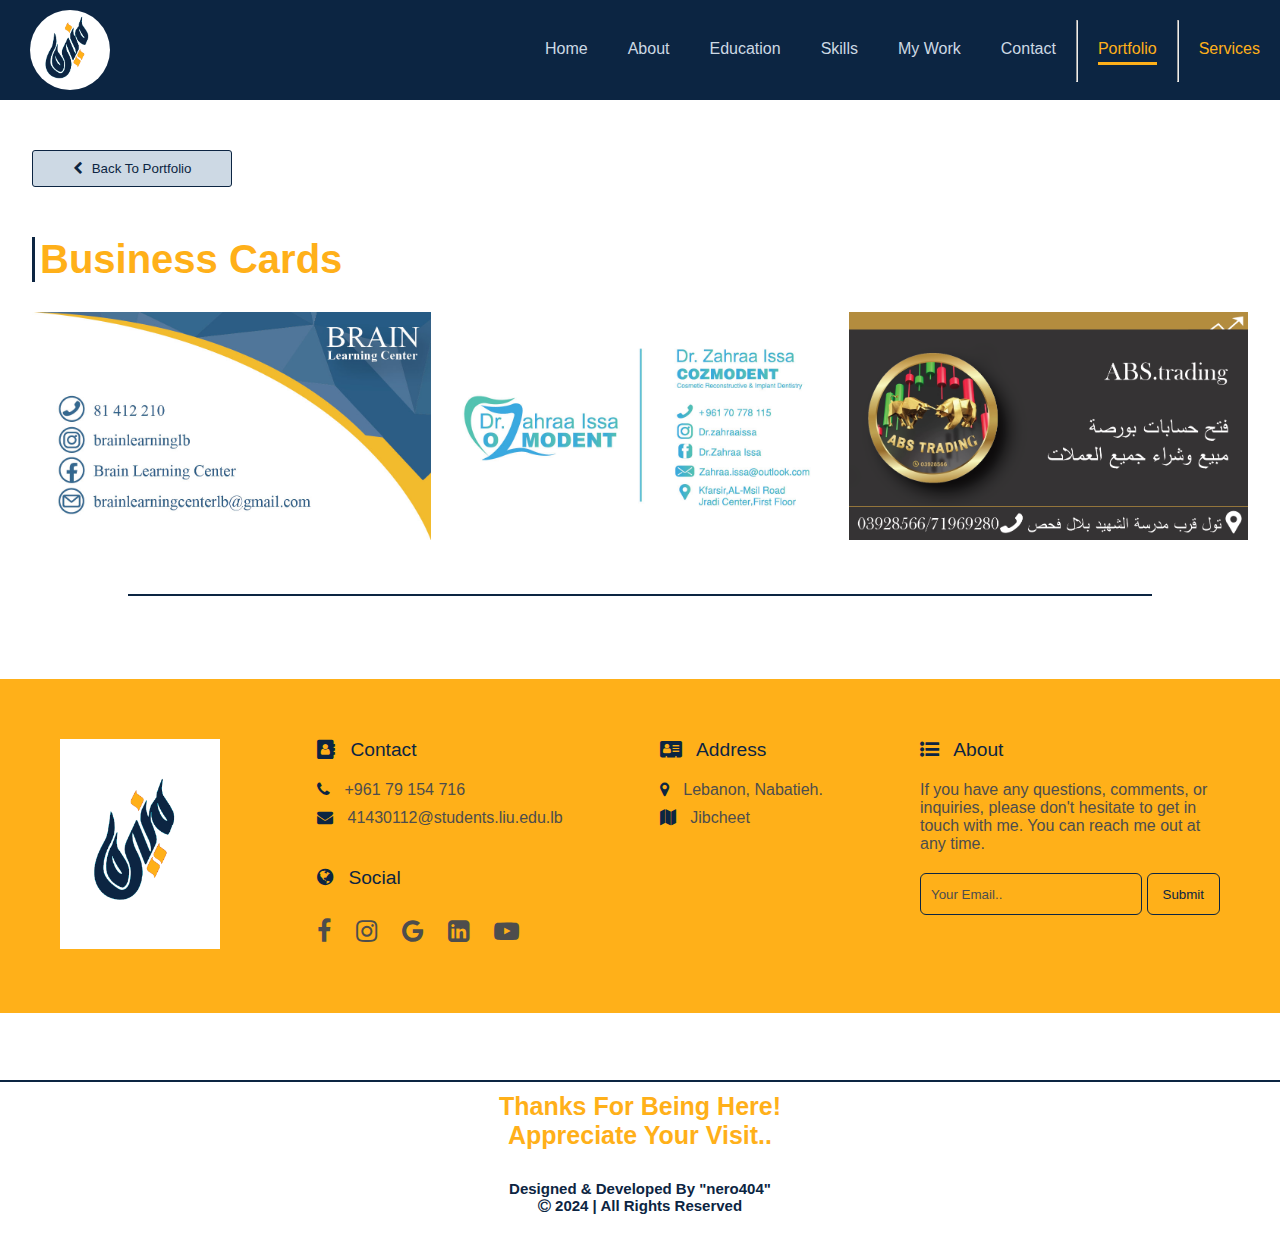
<file: business_cards.html>
<!DOCTYPE html>
<html lang="en">
<head>
    <meta charset="UTF-8">
    <meta name="viewport" content="width=device-width, initial-scale=1.0">
    <title>Business Cards ~ Portfolio | Mounira Tarhini's Portfolio</title>
    <link rel="stylesheet" href="business_cards.css">
    <link rel="stylesheet" href="variables.css">
    <link rel="stylesheet" href="nav_and_footer.css">
    <script src="resp_nav.js"></script>
    <link rel="stylesheet" href="https://cdnjs.cloudflare.com/ajax/libs/font-awesome/4.7.0/css/font-awesome.min.css">
    <link rel="icon" href="pictures/general/moni's logo in cv LIU.PNG">
</head>
<body>
    <div class="intro" id="home">
        <nav>
            <a href="index.html#home"><img id="logo" src="pictures/general/moni's logo in cv LIU.PNG"></a>
            <ul>
                <li><a href="index.html#home">Home</a></li>
                <li><a href="index.html#about">About</a></li>
                <li><a href="index.html#education">Education</a></li>
                <li><a href="index.html#skills">Skills</a></li>
                <li><a href="index.html#my_work">My Work</a></li>
                <li><a href="#footer">Contact</a></li><hr id="nav_hr">
                <li><a id="active_after_hr" href="portfolio.html">Portfolio</a></li><hr id="nav_hr">
                <li><a id="after_hr" href="services.html">Services</a></li>
            </ul>
        </nav>
    </div>

    <!-- Simulate a smartphone / tablet -->
    <div class="mobile-container">

        <!-- Top Navigation Menu -->
        <div class="topnav">
        <a href="index.html#home"><img id="logo_resp" src="pictures/general/moni's logo in cv LIU.PNG"></a>
        <div id="myLinks">
            <a href="index.html#home">Home</a>
            <a href="index.html#about">About</a>
            <a href="index.html#education">Education</a>
            <a href="index.html#skills">Skills</a>
            <a href="index.html#my_work">My Work</a>
            <a href="#footer">Contact</a><hr id="nav_hr">
            <a id="active_after_hr" href="portfolio.html">Portfolio</a><hr id="nav_hr">
            <a id="after_hr" href="services.html">Services</a>
        </div>
        <a href="javascript:void(0);" class="icon" onclick="myFunction()">
            <i class="fa fa-bars"></i>
        </a>
        </div>
        
        <!-- End smartphone / tablet look -->
        </div>
        
        <div class="back_btn">
            <a href="portfolio.html"><button><i class="fa fa-chevron-left" aria-hidden="true"></i> Back To Portfolio</button></a>
        </div>

        <div class="bzns_cards">
            <h3 id="header">Business Cards</h3>
        </div>

        <div class="cats">
            <div class="cat">
                <div class="image">
                    <img class="default-image" src="pictures/project_imgs/posters2/business card/business card-01 copy2.jpg">
                    <img class="hover-image" src="pictures/project_imgs/posters2/business card/business card-01 copy.jpg">
                </div>
                <div class="image">
                    <img class="default-image" src="pictures/project_imgs/posters2/business card/dr.z.i.bc last-01 copy.jpg">
                    <img class="hover-image" src="pictures/project_imgs/posters2/business card/dr.z.i.bc last-01 copy2.jpg">
                </div>
                <div class="image_random_hover">
                    <img src="pictures/project_imgs/posters2/business card/ABS trading b.c53-01.jpg">
                </div>
            </div>
        </div>

        <div class="cats_2">
            <div class="cat_2">
                <div class="image_2">
                    <img src="pictures/project_imgs/posters2/business card/business card-01 copy2.jpg">
                </div>
                <div class="image_2">
                    <img src="pictures/project_imgs/posters2/business card/business card-01 copy.jpg">
                </div>
                <div class="image_2">
                    <img src="pictures/project_imgs/posters2/business card/dr.z.i.bc last-01 copy.jpg">
                </div>
                <div class="image_2">
                    <img src="pictures/project_imgs/posters2/business card/dr.z.i.bc last-01 copy2.jpg">
                </div>
                <div class="image_2">
                    <img src="pictures/project_imgs/posters2/business card/ABS trading b.c53-01.jpg">
                </div>
            </div>
        </div>

        <div class="scroll">
            <p>Scroll <i class="fa fa-angle-double-right" aria-hidden="true"></i></p>
        </div>

        <div id="between_hdrs"></div>

        <footer class="footer" id="footer">
            <div class="footer-row">
                <div class="footer-col">
                      <a href="#home">
                          <img src="pictures/general/moni's logo in cv LIU.PNG">
                      </a>
                      <!-- <ul class="links">
                          <li><i class="fa fa-angle-right" aria-hidden="true"></i>
                          <a href="#"> Privacy Policy</a>
                          </li>
                          <li><i class="fa fa-angle-right" aria-hidden="true"></i>
                              <a href="#"> Terms & Conditions</a>
                              </li>
                      </ul> -->
                </div>
                <div class="footer-col">
                  <h4><i class="fa fa-address-book" aria-hidden="true"></i> Contact</h4>
                  <ul class="links">
                      <li><i class="fa fa-phone" aria-hidden="true"></i>
                          <a href="tel:+96179154716">+961 79 154 716</a>
                      </li>
                      <li><i class="fa fa-envelope" aria-hidden="true"></i>
                          <a href="mailto:41430112@students.liu.edu.lb">41430112@students.liu.edu.lb</a>
                      </li>
                      <h4 style="padding-top: 30px;"><i class="fa fa-globe" aria-hidden="true"></i> Social</h4>
                      <div class="icons">
                          <a href="https://www.facebook.com/">
                              <i class="fa fa-facebook"></i>
                          </a>
                          <a href="https://www.instagram.com/moni.tarhini/">
                              <i class="fa fa-instagram"></i>
                          </a>
                          <a href="https://www.google.com/">
                              <i class="fa fa-google"></i>
                          </a>
                          <a href="https://www.linkedin.com/">
                            <i class="fa fa-linkedin-square" aria-hidden="true"></i>
                          </a>
                          <a href="https://www.youtube.com/">
                            <i class="fa fa-youtube-play" aria-hidden="true"></i>
                          </a>
                      </div>
                      <!-- <li><a href="#">Compressions</a></li>
                      <li><a href="#">Customers</a></li>
                      <li><a href="#">Service</a></li>
                      <li><a href="#">Collection</a></li> -->
                  </ul>
                </div>
                <div class="footer-col">
                  <h4><i class="fa fa-address-card" aria-hidden="true"></i> Address</h4>
                  <ul class="links">
                      <li><i class="fa fa-map-marker" aria-hidden="true"></i> Lebanon, Nabatieh. </li>
                      <li><i class="fa fa-map" aria-hidden="true"></i> Jibcheet</li>
                      <!-- <li><a href="#">Popular Designs</a></li>
                      <li><a href="#">Art Skills</a></li>
                      <li><a href="#">New Uploads</a></li> class="fa fa-link" imam sader street -->
                  </ul>
                </div>
                <div class="footer-col">
                  <h4><i class="fa fa-list-ul" aria-hidden="true"></i> About</h4>
                  <p>
                    <!-- Subscribe to our newsletter for a weekly dose
                    of news, updates, helpful tips, and
                    exclusive offers. -->
                    If you have any questions, comments, or inquiries, 
                    please don't hesitate to get in touch with me. 
                    You can reach me out at any time. 
                  </p>
                  <form action="mailto:41430112@students.liu.edu.lb">
                    <input type="text" placeholder="Your Email.." title="Write Your Email To Contact Me (Optional)" required>
                    <button type="submit">Submit</button>
                  </form>
                </div>
              </div>
        </footer>

        <h3 id="thanks">Thanks For Being Here! <br>Appreciate Your Visit.. </h3>
        <h3 id="copyright">Designed & Developed By "nero404" <br><i class="fa fa-copyright" aria-hidden="true"></i> 2024 | All Rights Reserved</h3>

</body>
</html>
</file>
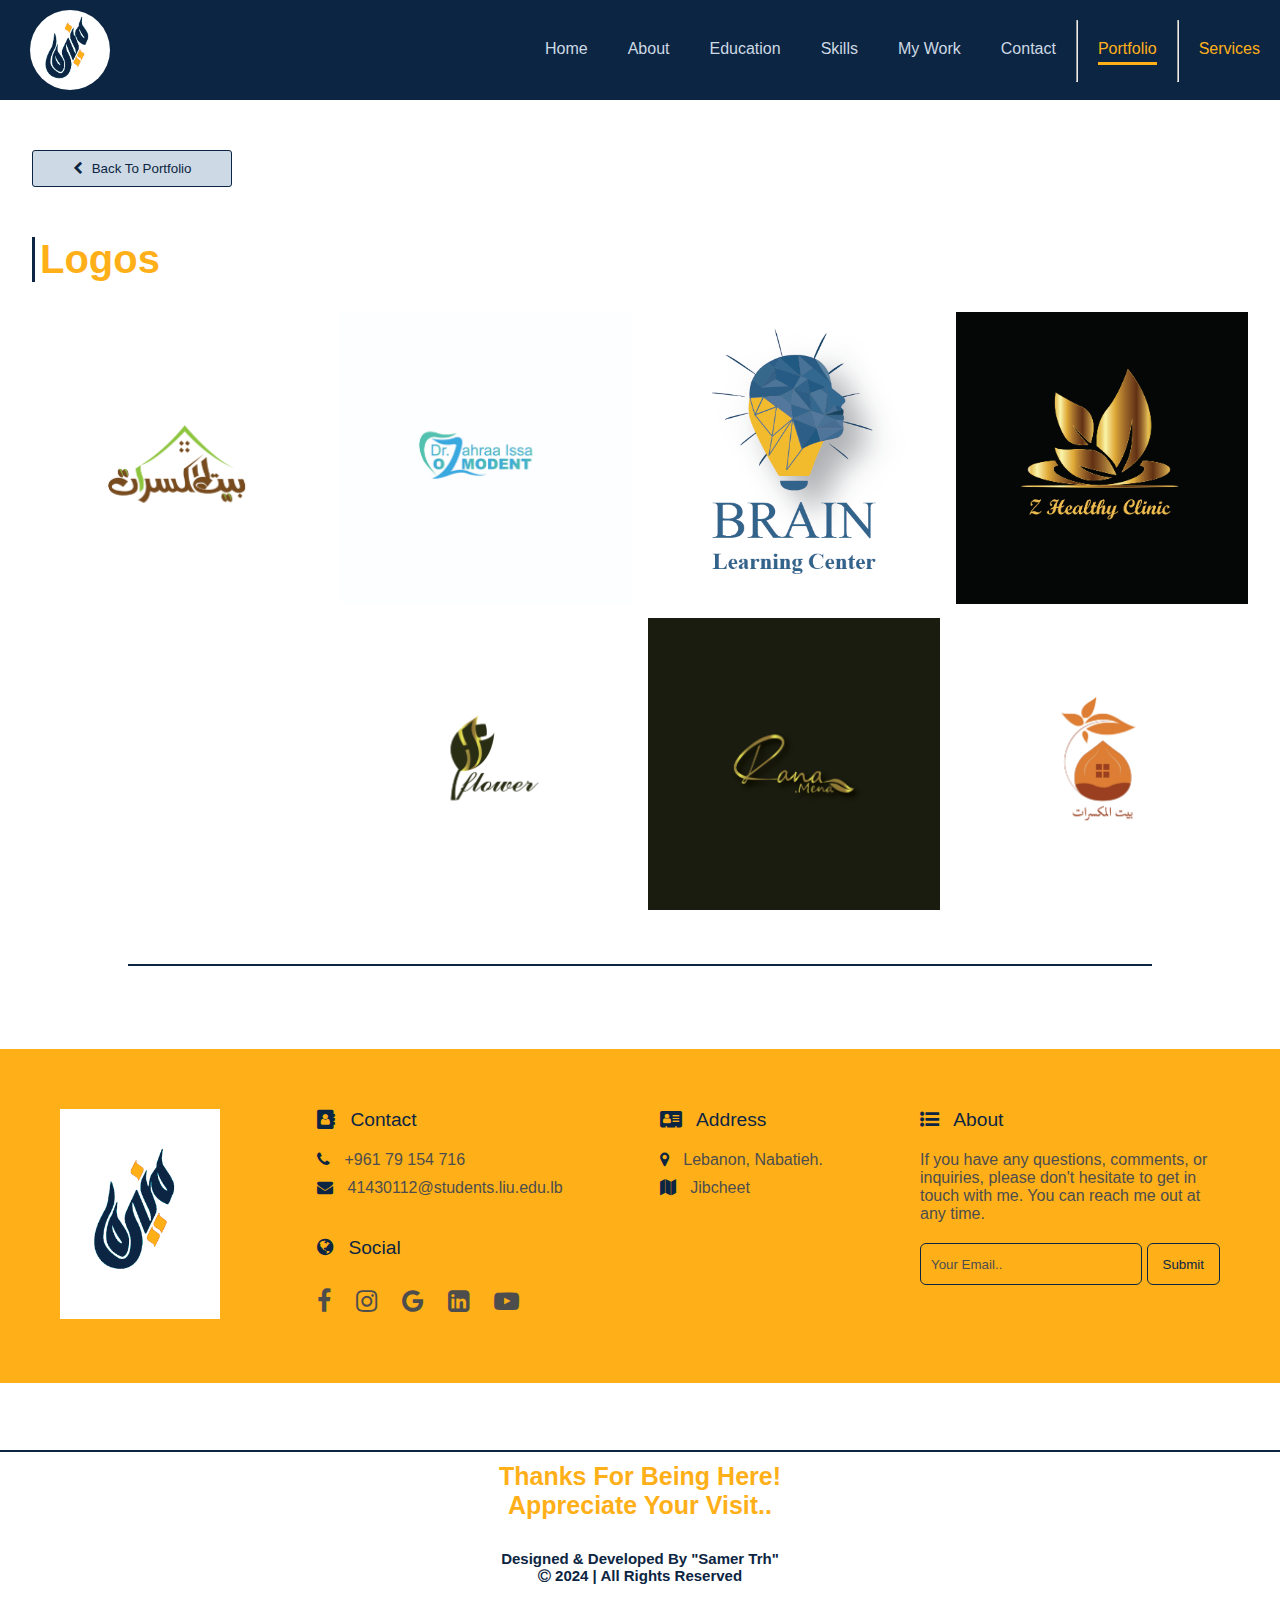
<file: logos.html>
<!DOCTYPE html>
<html lang="en">
<head>
    <meta charset="UTF-8">
    <meta name="viewport" content="width=device-width, initial-scale=1.0">
    <title>Logos ~ Portfolio | Mounira Tarhini's Portfolio</title>
    <link rel="stylesheet" href="logos.css">
    <link rel="stylesheet" href="variables.css">
    <link rel="stylesheet" href="nav_and_footer.css">
    <script src="resp_nav.js"></script>
    <link rel="stylesheet" href="https://cdnjs.cloudflare.com/ajax/libs/font-awesome/4.7.0/css/font-awesome.min.css">
    <link rel="icon" href="pictures/general/moni's logo in cv LIU.PNG">
</head>
<body>
    <div class="intro" id="home">
        <nav>
            <a href="index.html#home"><img id="logo" src="pictures/general/moni's logo in cv LIU.PNG"></a>
            <ul>
                <li><a href="index.html#home">Home</a></li>
                <li><a href="index.html#about">About</a></li>
                <li><a href="index.html#education">Education</a></li>
                <li><a href="index.html#skills">Skills</a></li>
                <li><a href="index.html#my_work">My Work</a></li>
                <li><a href="#footer">Contact</a></li><hr id="nav_hr">
                <li><a id="active_after_hr" href="portfolio.html">Portfolio</a></li><hr id="nav_hr">
                <li><a id="after_hr" href="services.html">Services</a></li>
            </ul>
        </nav>
    </div>

    <!-- Simulate a smartphone / tablet -->
    <div class="mobile-container">

        <!-- Top Navigation Menu -->
        <div class="topnav">
        <a href="index.html#home"><img id="logo_resp" src="pictures/general/moni's logo in cv LIU.PNG"></a>
        <div id="myLinks">
            <a href="index.html#home">Home</a>
            <a href="index.html#about">About</a>
            <a href="index.html#education">Education</a>
            <a href="index.html#skills">Skills</a>
            <a href="index.html#my_work">My Work</a>
            <a href="#footer">Contact</a><hr id="nav_hr">
            <a id="active_after_hr" href="portfolio.html">Portfolio</a><hr id="nav_hr">
            <a id="after_hr" href="services.html">Services</a>
        </div>
        <a href="javascript:void(0);" class="icon" onclick="myFunction()">
            <i class="fa fa-bars"></i>
        </a>
        </div>
        
        <!-- End smartphone / tablet look -->
        </div>
        
        <div class="back_btn">
            <a href="portfolio.html"><button><i class="fa fa-chevron-left" aria-hidden="true"></i> Back To Portfolio</button></a>
        </div>

        <div class="logos">
            <h3 id="header">Logos</h3>
        </div>

        <div class="cat">
            <div class="image">
            <img src="pictures/project_imgs/posters2/logos/beit lmokasarat3-01.jpg" onclick="openModal();currentSlide(1)" class="hover-shadow cursor">
            </div>
            <div class="image">
            <img src="pictures/project_imgs/posters2/logos/dr.z.i.logo22-01.jpg" onclick="openModal();currentSlide(2)" class="hover-shadow cursor">
            </div>
            <div class="image">
            <img src="pictures/project_imgs/posters2/logos/logo hi flower-01.jpg" onclick="openModal();currentSlide(3)" class="hover-shadow cursor">
            </div>
            <div class="image">
            <img src="pictures/project_imgs/posters2/logos/profile dr ali-01.jpg" onclick="openModal();currentSlide(4)" class="hover-shadow cursor">
            </div>
            <div class="image">
            <img src="pictures/project_imgs/posters2/logos/rana mena-01.jpg" onclick="openModal();currentSlide(5)" class="hover-shadow cursor">
            </div>
            <div class="image">
            <img src="pictures/project_imgs/posters2/logos/zainab clinic-01.jpg" onclick="openModal();currentSlide(6)" class="hover-shadow cursor">
            </div>
            <div class="image">
            <img src="pictures/project_imgs/posters2/logos/شعار بيت المكسرات-01.jpg" onclick="openModal();currentSlide(7)" class="hover-shadow cursor">
            </div>
        </div>

        <div id="between_hdrs"></div>

        <footer class="footer" id="footer">
            <div class="footer-row">
                <div class="footer-col">
                      <a href="#home">
                          <img src="pictures/general/moni's logo in cv LIU.PNG">
                      </a>
                      <!-- <ul class="links">
                          <li><i class="fa fa-angle-right" aria-hidden="true"></i>
                          <a href="#"> Privacy Policy</a>
                          </li>
                          <li><i class="fa fa-angle-right" aria-hidden="true"></i>
                              <a href="#"> Terms & Conditions</a>
                              </li>
                      </ul> -->
                </div>
                <div class="footer-col">
                  <h4><i class="fa fa-address-book" aria-hidden="true"></i> Contact</h4>
                  <ul class="links">
                      <li><i class="fa fa-phone" aria-hidden="true"></i>
                          <a href="tel:+96179154716">+961 79 154 716</a>
                      </li>
                      <li><i class="fa fa-envelope" aria-hidden="true"></i>
                          <a href="mailto:41430112@students.liu.edu.lb">41430112@students.liu.edu.lb</a>
                      </li>
                      <h4 style="padding-top: 30px;"><i class="fa fa-globe" aria-hidden="true"></i> Social</h4>
                      <div class="icons">
                          <a href="https://www.facebook.com/">
                              <i class="fa fa-facebook"></i>
                          </a>
                          <a href="https://www.instagram.com/moni.tarhini/">
                              <i class="fa fa-instagram"></i>
                          </a>
                          <a href="https://www.google.com/">
                              <i class="fa fa-google"></i>
                          </a>
                          <a href="https://www.linkedin.com/">
                            <i class="fa fa-linkedin-square" aria-hidden="true"></i>
                          </a>
                          <a href="https://www.youtube.com/">
                            <i class="fa fa-youtube-play" aria-hidden="true"></i>
                          </a>
                      </div>
                      <!-- <li><a href="#">Compressions</a></li>
                      <li><a href="#">Customers</a></li>
                      <li><a href="#">Service</a></li>
                      <li><a href="#">Collection</a></li> -->
                  </ul>
                </div>
                <div class="footer-col">
                  <h4><i class="fa fa-address-card" aria-hidden="true"></i> Address</h4>
                  <ul class="links">
                      <li><i class="fa fa-map-marker" aria-hidden="true"></i> Lebanon, Nabatieh. </li>
                      <li><i class="fa fa-map" aria-hidden="true"></i> Jibcheet</li>
                      <!-- <li><a href="#">Popular Designs</a></li>
                      <li><a href="#">Art Skills</a></li>
                      <li><a href="#">New Uploads</a></li> class="fa fa-link" imam sader street -->
                  </ul>
                </div>
                <div class="footer-col">
                  <h4><i class="fa fa-list-ul" aria-hidden="true"></i> About</h4>
                  <p>
                    <!-- Subscribe to our newsletter for a weekly dose
                    of news, updates, helpful tips, and
                    exclusive offers. -->
                    If you have any questions, comments, or inquiries, 
                    please don't hesitate to get in touch with me. 
                    You can reach me out at any time. 
                  </p>
                  <form action="mailto:41430112@students.liu.edu.lb">
                    <input type="text" placeholder="Your Email.." title="Write Your Email To Contact Me (Optional)" required>
                    <button type="submit">Submit</button>
                  </form>
                </div>
              </div>
        </footer>

        <h3 id="thanks">Thanks For Being Here! <br>Appreciate Your Visit.. </h3>
        <h3 id="copyright">Designed & Developed By "Samer Trh" <br><i class="fa fa-copyright" aria-hidden="true"></i> 2024 | All Rights Reserved</h3>

        <div id="myModal" class="modal">
            <span class="close cursor" onclick="closeModal()">&times;</span>
            <div class="modal-content">
          
              <div class="mySlides">
                <div class="numbertext">1 / 7</div>
                <img src="pictures/project_imgs/posters2/logos/beit lmokasarat3-01.jpg">
                  <div class="caption-container">
                      <p id="caption">Beit Al Mokasarat</p>
                    </div>
              </div>
          
              <div class="mySlides">
                <div class="numbertext">2 / 7</div>
                <img src="pictures/project_imgs/posters2/logos/dr.z.i.logo22-01.jpg">
                <div class="caption-container">
                      <p id="caption">Dr. Zahraa Issa</p>
                    </div>
              </div>
          
              <div class="mySlides">
                <div class="numbertext">3 / 7</div>
                <img src="pictures/project_imgs/posters2/logos/logo hi flower-01.jpg">
                <div class="caption-container">
                      <p id="caption">HI Flower</p>
                    </div>
              </div>
    
              <div class="mySlides">
                <div class="numbertext">4 / 7</div>
                <img src="pictures/project_imgs/posters2/logos/profile dr ali-01.jpg">
                <div class="caption-container">
                      <p id="caption">Brain Learning Center</p>
                    </div>
              </div>
              
              <div class="mySlides">
                <div class="numbertext">5 / 7</div>
                <img src="pictures/project_imgs/posters2/logos/rana mena-01.jpg">
                <div class="caption-container">
                      <p id="caption">Rana Mena</p>
                    </div>
              </div>
    
              <div class="mySlides">
                <div class="numbertext">6 / 7</div>
                <img src="pictures/project_imgs/posters2/logos/zainab clinic-01.jpg">
                  <div class="caption-container">
                      <p id="caption">Zeinab Healthy Clinic</p>
                    </div>
              </div>
          
              <div class="mySlides">
                <div class="numbertext">7 / 7</div>
                <img src="pictures/project_imgs/posters2/logos/شعار بيت المكسرات-01.jpg">
                <div class="caption-container">
                      <p id="caption">Beit Al Mokasarat</p>
                    </div>
              </div>

              <a class="prev" onclick="plusSlides(-1)">&#10094;</a>
              <a class="next" onclick="plusSlides(1)">&#10095;</a>

            </div>
        </div>

        <script>
            function openModal() {
              document.getElementById("myModal").style.display = "block";
            }
            
            function closeModal() {
              document.getElementById("myModal").style.display = "none";
            }
            
            var slideIndex = 1;
            showSlides(slideIndex);
            
            function plusSlides(n) {
              showSlides(slideIndex += n);
            }
            
            function currentSlide(n) {
              showSlides(slideIndex = n);
            }
            
            function showSlides(n) {
              var i;
              var slides = document.getElementsByClassName("mySlides");
              var dots = document.getElementsByClassName("demo");
              var captionText = document.getElementById("caption");
              if (n > slides.length) {slideIndex = 1}
              if (n < 1) {slideIndex = slides.length}
              for (i = 0; i < slides.length; i++) {
                  slides[i].style.display = "none";
              }
              for (i = 0; i < dots.length; i++) {
                  dots[i].className = dots[i].className.replace(" active", "");
              }
              slides[slideIndex-1].style.display = "block";
              dots[slideIndex-1].className += " active";
              captionText.innerHTML = dots[slideIndex-1].alt;
            }
        </script>

</body>
</html>
</file>
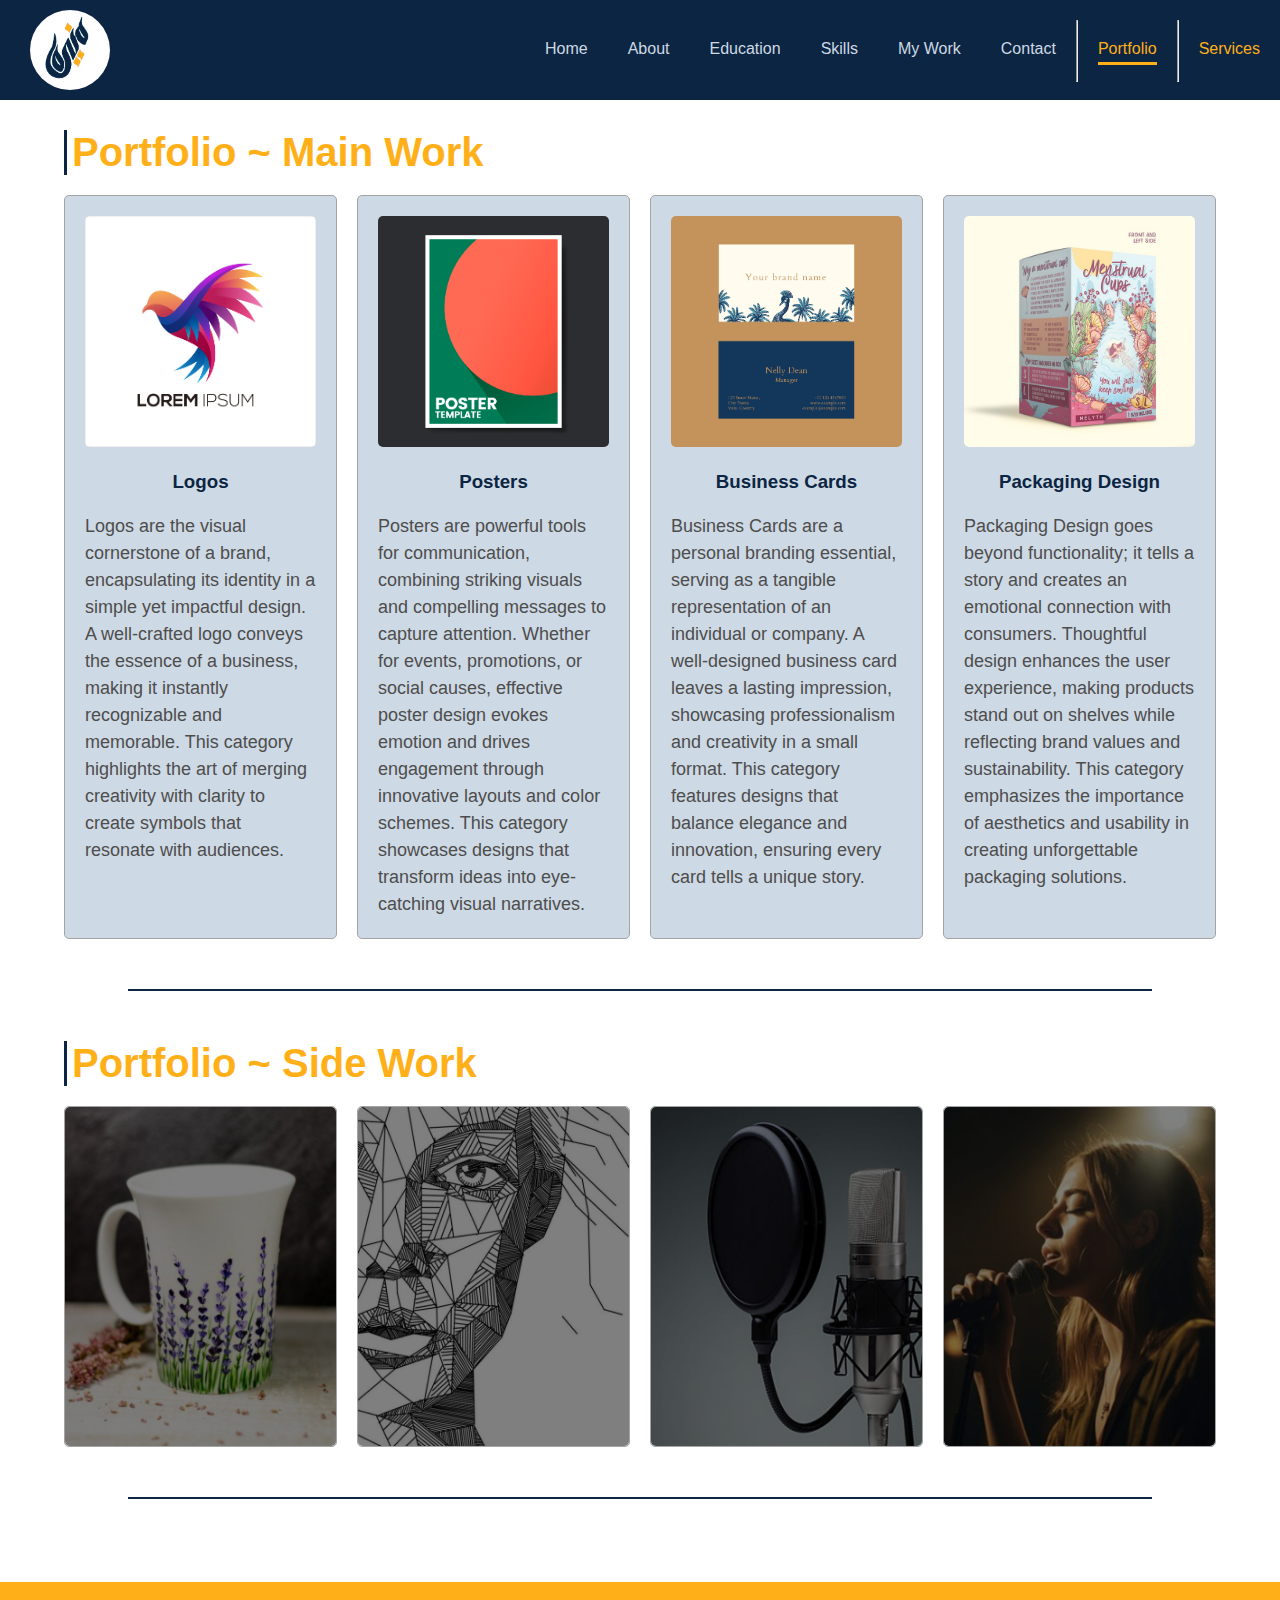
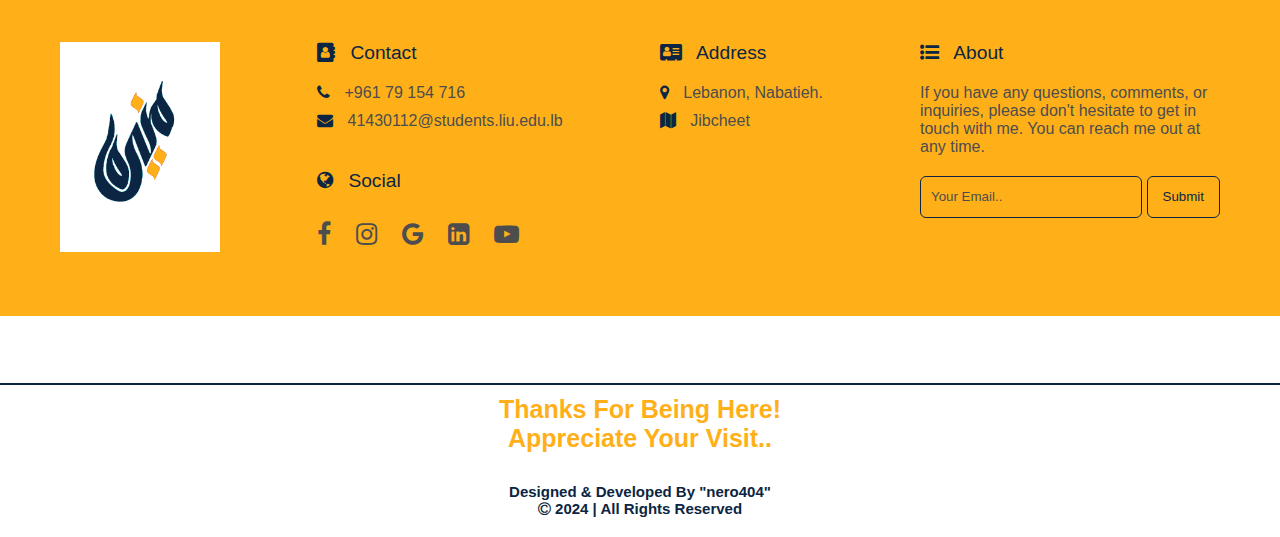
<file: portfolio.html>
<!DOCTYPE html>
<html lang="en">
<head>
    <meta charset="UTF-8">
    <meta name="viewport" content="width=device-width, initial-scale=1.0">
    <title>Portfolio | Mounira Tarhini's Portfolio</title>
    <link rel="stylesheet" href="portfolio.css">
    <link rel="stylesheet" href="variables.css">
    <link rel="stylesheet" href="nav_and_footer.css">
    <script src="resp_nav.js"></script>
    <link rel="stylesheet" href="https://cdnjs.cloudflare.com/ajax/libs/font-awesome/4.7.0/css/font-awesome.min.css">
    <link rel="icon" href="pictures/general/moni's logo in cv LIU.PNG">
</head>
<body>
    <div class="intro" id="home">
        <nav>
            <a href="index.html#home"><img id="logo" src="pictures/general/moni's logo in cv LIU.PNG"></a>
            <ul>
                <li><a href="index.html#home">Home</a></li>
                <li><a href="index.html#about">About</a></li>
                <li><a href="index.html#education">Education</a></li>
                <li><a href="index.html#skills">Skills</a></li>
                <li><a href="index.html#my_work">My Work</a></li>
                <li><a href="#footer">Contact</a></li><hr id="nav_hr">
                <li><a id="active_after_hr" href="portfolio.html">Portfolio</a></li><hr id="nav_hr">
                <li><a id="after_hr" href="services.html">Services</a></li>
            </ul>
        </nav>
    </div>

    <!-- Simulate a smartphone / tablet -->
    <div class="mobile-container">

        <!-- Top Navigation Menu -->
        <div class="topnav">
        <a href="index.html#home"><img id="logo_resp" src="pictures/general/moni's logo in cv LIU.PNG"></a>
        <div id="myLinks">
            <a href="index.html#home">Home</a>
            <a href="index.html#about">About</a>
            <a href="index.html#education">Education</a>
            <a href="index.html#skills">Skills</a>
            <a href="index.html#my_work">My Work</a>
            <a href="#footer">Contact</a><hr id="nav_hr">
            <a id="active_after_hr" href="portfolio.html">Portfolio</a><hr id="nav_hr">
            <a id="after_hr" href="services.html">Services</a>
        </div>
        <a href="javascript:void(0);" class="icon" onclick="myFunction()">
            <i class="fa fa-bars"></i>
        </a>
        </div>
        
        <!-- End smartphone / tablet look -->
        </div>

        <div class="portfolio">
            <h1 id="header">Portfolio ~ Main Work</h1>
            <div class="cats">
                <div class="cat"><a href="logos.html">
                    <div class="image">
                        <img src="pictures/general/logo_illustration.jpg">
                    </div>
                    <h3>Logos</h3>
                    <p>Logos are the visual cornerstone of a brand, encapsulating its identity in a simple yet impactful design. A well-crafted logo conveys the essence of a business, making it instantly recognizable and memorable. This category highlights the art of merging creativity with clarity to create symbols that resonate with audiences. </p>
                </a></div>
                <div class="cat"><a href="posters.html">
                    <div class="image">
                        <img src="pictures/general/poster_illustration.jpg">
                    </div>
                    <h3>Posters</h3>
                    <p>Posters are powerful tools for communication, combining striking visuals and compelling messages to capture attention. Whether for events, promotions, or social causes, effective poster design evokes emotion and drives engagement through innovative layouts and color schemes. This category showcases designs that transform ideas into eye-catching visual narratives. </p>
                </a></div>
                <div class="cat"><a href="business_cards.html">
                    <div class="image">
                        <img src="pictures/general/business_card_illustration.jpg">
                    </div>
                    <h3>Business Cards</h3>
                    <p>Business Cards are a personal branding essential, serving as a tangible representation of an individual or company. A well-designed business card leaves a lasting impression, showcasing professionalism and creativity in a small format. This category features designs that balance elegance and innovation, ensuring every card tells a unique story. </p>
                </a></div>
                <div class="cat"><a href="packaging.html">
                    <div class="image">
                        <img src="pictures/general/packaging_design_illustration.jpg">
                    </div>
                    <h3>Packaging Design</h3>
                    <p>Packaging Design goes beyond functionality; it tells a story and creates an emotional connection with consumers. Thoughtful design enhances the user experience, making products stand out on shelves while reflecting brand values and sustainability. This category emphasizes the importance of aesthetics and usability in creating unforgettable packaging solutions. </p>
                </a></div>
            </div>
        </div>

        <div id="between_hdrs"></div>

        <div class="portfolio_2">
            <h1 id="header">Portfolio ~ Side Work</h1>
            <div class="cats_2">
                <div class="cat_2"><a href="glass_painting.html">
                    <div class="image_2">
                        <img src="pictures/general/glass_painting.jpg">
                        <div class="overlay_from_left">
                            <div class="text">Glass Painting</div>
                        </div>
                    </div>
                    <h3>Glass Painting</h3>
                </a></div>
                <div class="cat_2"><a href="drawing_arts.html">
                    <div class="image_2">
                        <img src="pictures/general/drawing_art.jpg">
                        <div class="overlay_from_up">
                            <div class="text">Drawing Arts</div>
                        </div>
                    </div>
                    <h3>Drawing Arts</h3>
                </a></div>
                <div class="cat_2"><a href="voice_dubbing.html">
                    <div class="image_2">
                        <img src="pictures/general/voice_dubbing_copy.jpg">
                        <div class="overlay_from_down">
                            <div class="text">Voice Dubbing</div>
                        </div>
                    </div>
                    <h3>Voice Dubbing</h3>
                </a></div>
                <div class="cat_2"><a href="singing.html">
                    <div class="image_2">
                        <img src="pictures/general/singing_4_copy.jpg">
                        <div class="overlay_from_right">
                            <div class="text">Singing</div>
                        </div>
                    </div>
                    <h3>Singing</h3>
                </a></div>
            </div>
        </div>

        <div id="between_hdrs"></div>

        <footer class="footer" id="footer">
            <div class="footer-row">
                <div class="footer-col">
                      <a href="#home">
                          <img src="pictures/general/moni's logo in cv LIU.PNG">
                      </a>
                      <!-- <ul class="links">
                          <li><i class="fa fa-angle-right" aria-hidden="true"></i>
                          <a href="#"> Privacy Policy</a>
                          </li>
                          <li><i class="fa fa-angle-right" aria-hidden="true"></i>
                              <a href="#"> Terms & Conditions</a>
                              </li>
                      </ul> -->
                </div>
                <div class="footer-col">
                  <h4><i class="fa fa-address-book" aria-hidden="true"></i> Contact</h4>
                  <ul class="links">
                      <li><i class="fa fa-phone" aria-hidden="true"></i>
                          <a href="tel:+96179154716">+961 79 154 716</a>
                      </li>
                      <li><i class="fa fa-envelope" aria-hidden="true"></i>
                          <a href="mailto:41430112@students.liu.edu.lb">41430112@students.liu.edu.lb</a>
                      </li>
                      <h4 style="padding-top: 30px;"><i class="fa fa-globe" aria-hidden="true"></i> Social</h4>
                      <div class="icons">
                          <a href="https://www.facebook.com/">
                              <i class="fa fa-facebook"></i>
                          </a>
                          <a href="https://www.instagram.com/moni.tarhini/">
                              <i class="fa fa-instagram"></i>
                          </a>
                          <a href="https://www.google.com/">
                              <i class="fa fa-google"></i>
                          </a>
                          <a href="https://www.linkedin.com/">
                            <i class="fa fa-linkedin-square" aria-hidden="true"></i>
                          </a>
                          <a href="https://www.youtube.com/">
                            <i class="fa fa-youtube-play" aria-hidden="true"></i>
                          </a>
                      </div>
                      <!-- <li><a href="#">Compressions</a></li>
                      <li><a href="#">Customers</a></li>
                      <li><a href="#">Service</a></li>
                      <li><a href="#">Collection</a></li> -->
                  </ul>
                </div>
                <div class="footer-col">
                  <h4><i class="fa fa-address-card" aria-hidden="true"></i> Address</h4>
                  <ul class="links">
                      <li><i class="fa fa-map-marker" aria-hidden="true"></i> Lebanon, Nabatieh. </li>
                      <li><i class="fa fa-map" aria-hidden="true"></i> Jibcheet</li>
                      <!-- <li><a href="#">Popular Designs</a></li>
                      <li><a href="#">Art Skills</a></li>
                      <li><a href="#">New Uploads</a></li> class="fa fa-link" imam sader street -->
                  </ul>
                </div>
                <div class="footer-col">
                  <h4><i class="fa fa-list-ul" aria-hidden="true"></i> About</h4>
                  <p>
                    <!-- Subscribe to our newsletter for a weekly dose
                    of news, updates, helpful tips, and
                    exclusive offers. -->
                    If you have any questions, comments, or inquiries, 
                    please don't hesitate to get in touch with me. 
                    You can reach me out at any time. 
                  </p>
                  <form action="mailto:41430112@students.liu.edu.lb">
                    <input type="text" placeholder="Your Email.." title="Write Your Email To Contact Me (Optional)" required>
                    <button type="submit">Submit</button>
                  </form>
                </div>
              </div>
        </footer>

        <h3 id="thanks">Thanks For Being Here! <br>Appreciate Your Visit.. </h3>
        <h3 id="copyright">Designed & Developed By "nero404" <br><i class="fa fa-copyright" aria-hidden="true"></i> 2024 | All Rights Reserved</h3>

</body>
</html>
</file>
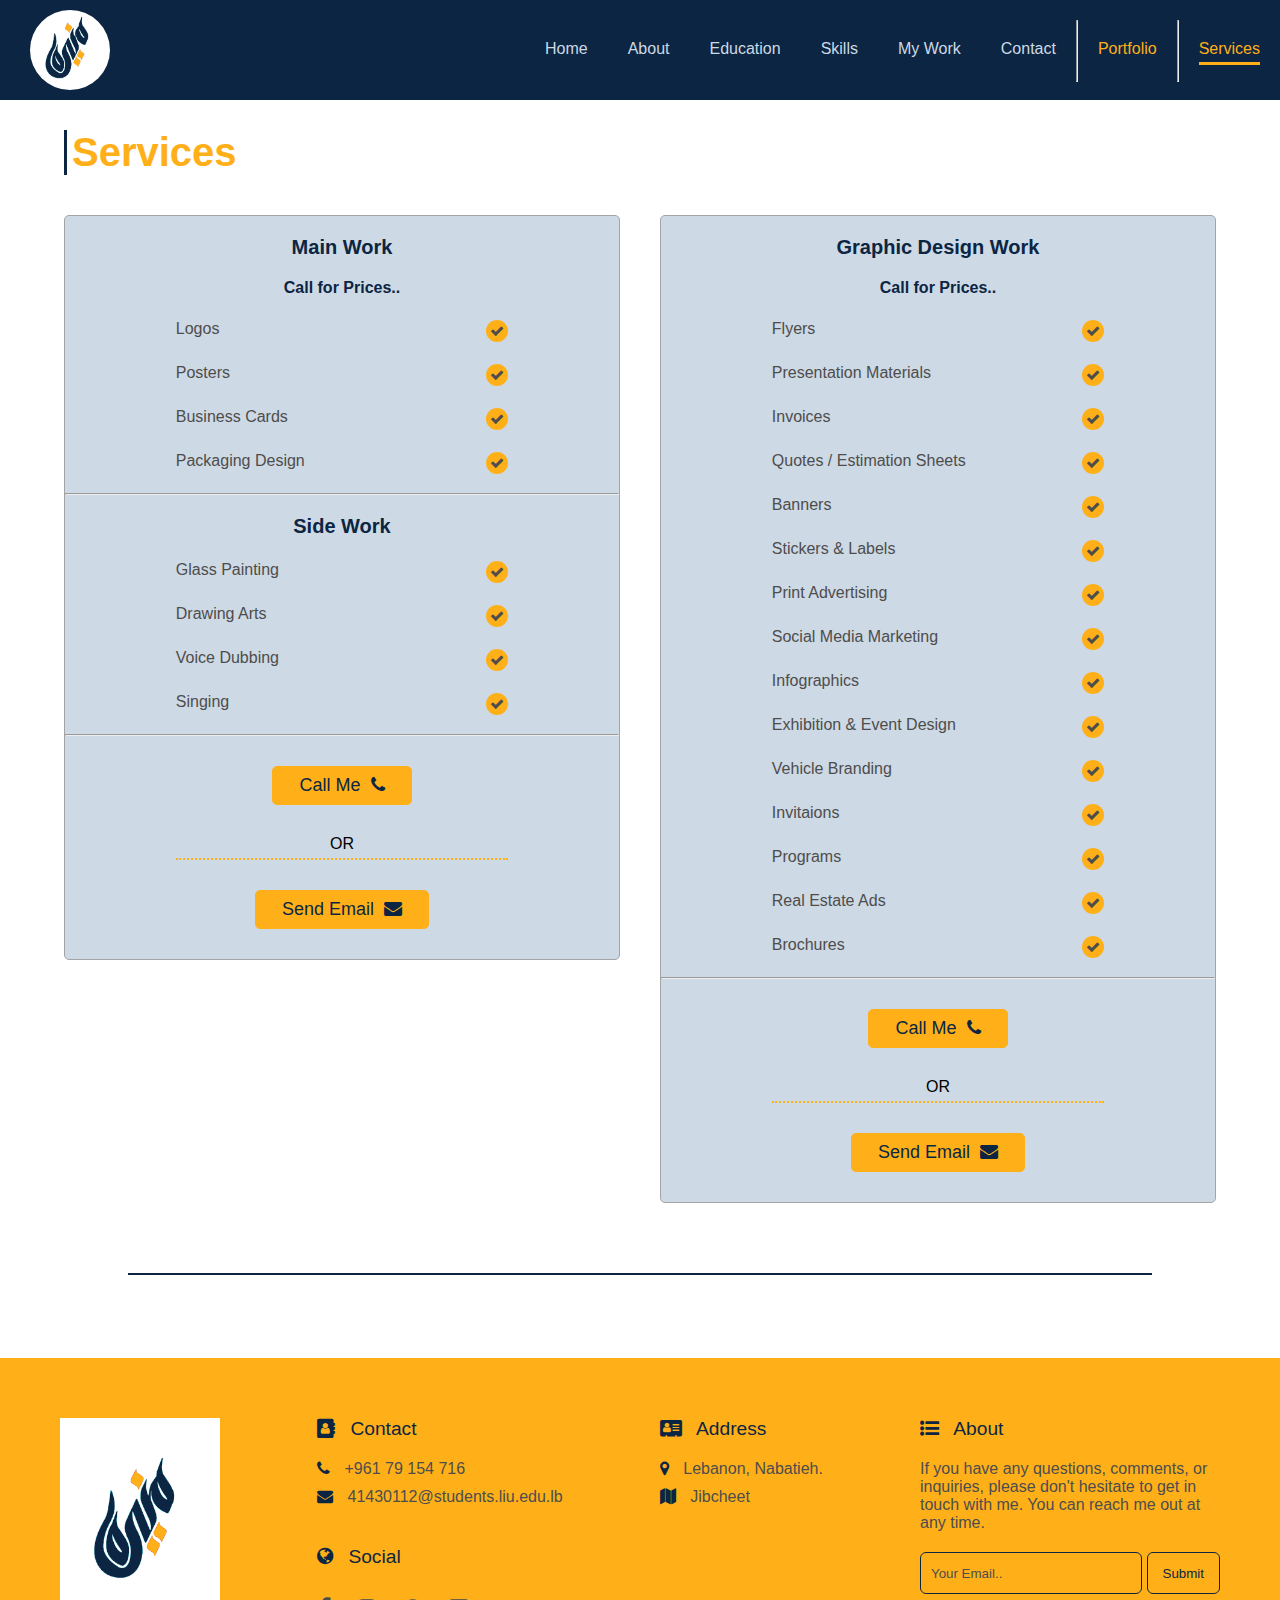
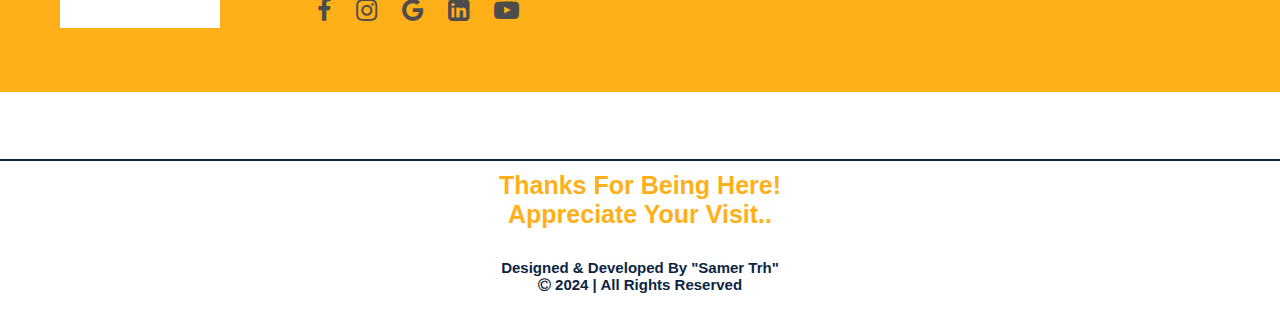
<file: services.html>
<!DOCTYPE html>
<html lang="en">
<head>
    <meta charset="UTF-8">
    <meta name="viewport" content="width=device-width, initial-scale=1.0">
    <title>Services | Mounira Tarhini's Portfolio</title>
    <link rel="stylesheet" href="services.css">
    <link rel="stylesheet" href="variables.css">
    <link rel="stylesheet" href="nav_and_footer.css">
    <script src="resp_nav.js"></script>
    <link rel="stylesheet" href="https://cdnjs.cloudflare.com/ajax/libs/font-awesome/4.7.0/css/font-awesome.min.css">
    <link rel="icon" href="pictures/general/moni's logo in cv LIU.PNG">
</head>
<body>
    <div class="intro" id="home">
        <nav>
            <a href="index.html#home"><img id="logo" src="pictures/general/moni's logo in cv LIU.PNG"></a>
            <ul>
                <li><a href="index.html#home">Home</a></li>
                <li><a href="index.html#about">About</a></li>
                <li><a href="index.html#education">Education</a></li>
                <li><a href="index.html#skills">Skills</a></li>
                <li><a href="index.html#my_work">My Work</a></li>
                <li><a href="#footer">Contact</a></li><hr id="nav_hr">
                <li><a id="after_hr" href="portfolio.html">Portfolio</a></li><hr id="nav_hr">
                <li><a id="active_after_hr" href="services.html">Services</a></li>
            </ul>
        </nav>
    </div>

    <!-- Simulate a smartphone / tablet -->
    <div class="mobile-container">

        <!-- Top Navigation Menu -->
        <div class="topnav">
        <a href="index.html#home"><img id="logo_resp" src="pictures/general/moni's logo in cv LIU.PNG"></a>
        <div id="myLinks">
            <a href="index.html#home">Home</a>
            <a href="index.html#about">About</a>
            <a href="index.html#education">Education</a>
            <a href="index.html#skills">Skills</a>
            <a href="index.html#my_work">My Work</a>
            <a href="#footer">Contact</a><hr id="nav_hr">
            <a id="after_hr" href="portfolio.html">Portfolio</a><hr id="nav_hr">
            <a id="active_after_hr" href="services.html">Services</a>
        </div>
        <a href="javascript:void(0);" class="icon" onclick="myFunction()">
            <i class="fa fa-bars"></i>
        </a>
        </div>
        
        <!-- End smartphone / tablet look -->
        </div>

        <div class="services">
            <h1 id="header">Services</h1>
            <div class="teaching">
                <div class="cat">
                    <h3>Main Work</h3>
                    <h4>Call for Prices.. </h4>
                    <div class="available">
                    <p>Logos <i class="fa fa-check" aria-hidden="true"></i></p>
                    <p>Posters <i class="fa fa-check" aria-hidden="true"></i></p>
                    <p>Business Cards <i class="fa fa-check" aria-hidden="true"></i></p>
                    <p>Packaging Design <i class="fa fa-check" aria-hidden="true"></i></p>
                    <hr>
                    <h3>Side Work</h3>
                    <p>Glass Painting <i class="fa fa-check" aria-hidden="true"></i></p>
                    <p>Drawing Arts <i class="fa fa-check" aria-hidden="true"></i></p>
                    <p>Voice Dubbing <i class="fa fa-check" aria-hidden="true"></i></p>
                    <p>Singing <i class="fa fa-check" aria-hidden="true"></i></p>
                    </div>
                    <hr>
                    <div class="membership_btn">
                        <a href="tel:+96179154716"><button>Call Me <i class="fa fa-phone" aria-hidden="true"></i></button></a>
                    </div>
                    <p id="or">OR</p>
                    <div class="membership_btn">
                        <a href="mailto:41430112@students.liu.edu.lb"><button>Send Email <i class="fa fa-envelope" aria-hidden="true"></i></button></a>
                    </div>
                </div>
                <div class="cat">
                    <div class="available">
                        <h3>Graphic Design Work</h3>
                        <h4>Call for Prices.. </h4>
                        <p>Flyers <i class="fa fa-check" aria-hidden="true"></i></p>
                        <p>Presentation Materials <i class="fa fa-check" aria-hidden="true"></i></p>
                        <p>Invoices <i class="fa fa-check" aria-hidden="true"></i></p>
                        <p>Quotes / Estimation Sheets <i class="fa fa-check" aria-hidden="true"></i></p>
                        <p>Banners <i class="fa fa-check" aria-hidden="true"></i></p>
                        <p>Stickers & Labels <i class="fa fa-check" aria-hidden="true"></i></p>
                        <p>Print Advertising <i class="fa fa-check" aria-hidden="true"></i></p>
                        <p>Social Media Marketing <i class="fa fa-check" aria-hidden="true"></i></p>
                        <p>Infographics <i class="fa fa-check" aria-hidden="true"></i></p>
                        <p>Exhibition & Event Design <i class="fa fa-check" aria-hidden="true"></i></p>
                        <p>Vehicle Branding <i class="fa fa-check" aria-hidden="true"></i></p>
                        <p>Invitaions <i class="fa fa-check" aria-hidden="true"></i></p>
                        <p>Programs <i class="fa fa-check" aria-hidden="true"></i></p>
                        <p>Real Estate Ads <i class="fa fa-check" aria-hidden="true"></i></p>
                        <p>Brochures <i class="fa fa-check" aria-hidden="true"></i></p>
                    </div>
                    <hr>
                    <div class="membership_btn">
                        <a href="tel:+96179154716"><button>Call Me <i class="fa fa-phone" aria-hidden="true"></i></button></a>
                    </div>
                    <p id="or">OR</p>
                    <div class="membership_btn">
                        <a href="mailto:41430112@students.liu.edu.lb"><button>Send Email <i class="fa fa-envelope" aria-hidden="true"></i></button></a>
                    </div>
                </div>
            </div>
        </div>
        
        <div id="between_hdrs"></div>

        <footer class="footer" id="footer">
            <div class="footer-row">
                <div class="footer-col">
                      <a href="#home">
                          <img src="pictures/general/moni's logo in cv LIU.PNG">
                      </a>
                      <!-- <ul class="links">
                          <li><i class="fa fa-angle-right" aria-hidden="true"></i>
                          <a href="#"> Privacy Policy</a>
                          </li>
                          <li><i class="fa fa-angle-right" aria-hidden="true"></i>
                              <a href="#"> Terms & Conditions</a>
                              </li>
                      </ul> -->
                </div>
                <div class="footer-col">
                  <h4><i class="fa fa-address-book" aria-hidden="true"></i> Contact</h4>
                  <ul class="links">
                      <li><i class="fa fa-phone" aria-hidden="true"></i>
                          <a href="tel:+96179154716">+961 79 154 716</a>
                      </li>
                      <li><i class="fa fa-envelope" aria-hidden="true"></i>
                          <a href="mailto:41430112@students.liu.edu.lb">41430112@students.liu.edu.lb</a>
                      </li>
                      <h4 style="padding-top: 30px;"><i class="fa fa-globe" aria-hidden="true"></i> Social</h4>
                      <div class="icons">
                          <a href="https://www.facebook.com/">
                              <i class="fa fa-facebook"></i>
                          </a>
                          <a href="https://www.instagram.com/moni.tarhini/">
                              <i class="fa fa-instagram"></i>
                          </a>
                          <a href="https://www.google.com/">
                              <i class="fa fa-google"></i>
                          </a>
                          <a href="https://www.linkedin.com/">
                            <i class="fa fa-linkedin-square" aria-hidden="true"></i>
                          </a>
                          <a href="https://www.youtube.com/">
                            <i class="fa fa-youtube-play" aria-hidden="true"></i>
                          </a>
                      </div>
                      <!-- <li><a href="#">Compressions</a></li>
                      <li><a href="#">Customers</a></li>
                      <li><a href="#">Service</a></li>
                      <li><a href="#">Collection</a></li> -->
                  </ul>
                </div>
                <div class="footer-col">
                  <h4><i class="fa fa-address-card" aria-hidden="true"></i> Address</h4>
                  <ul class="links">
                      <li><i class="fa fa-map-marker" aria-hidden="true"></i> Lebanon, Nabatieh. </li>
                      <li><i class="fa fa-map" aria-hidden="true"></i> Jibcheet</li>
                      <!-- <li><a href="#">Popular Designs</a></li>
                      <li><a href="#">Art Skills</a></li>
                      <li><a href="#">New Uploads</a></li> class="fa fa-link" imam sader street -->
                  </ul>
                </div>
                <div class="footer-col">
                  <h4><i class="fa fa-list-ul" aria-hidden="true"></i> About</h4>
                  <p>
                    <!-- Subscribe to our newsletter for a weekly dose
                    of news, updates, helpful tips, and
                    exclusive offers. -->
                    If you have any questions, comments, or inquiries, 
                    please don't hesitate to get in touch with me. 
                    You can reach me out at any time. 
                  </p>
                  <form action="mailto:41430112@students.liu.edu.lb">
                    <input type="text" placeholder="Your Email.." title="Write Your Email To Contact Me (Optional)" required>
                    <button type="submit">Submit</button>
                  </form>
                </div>
              </div>
        </footer>

        <h3 id="thanks">Thanks For Being Here! <br>Appreciate Your Visit.. </h3>
        <h3 id="copyright">Designed & Developed By "Samer Trh" <br><i class="fa fa-copyright" aria-hidden="true"></i> 2024 | All Rights Reserved</h3>

</body>
</html>
</file>
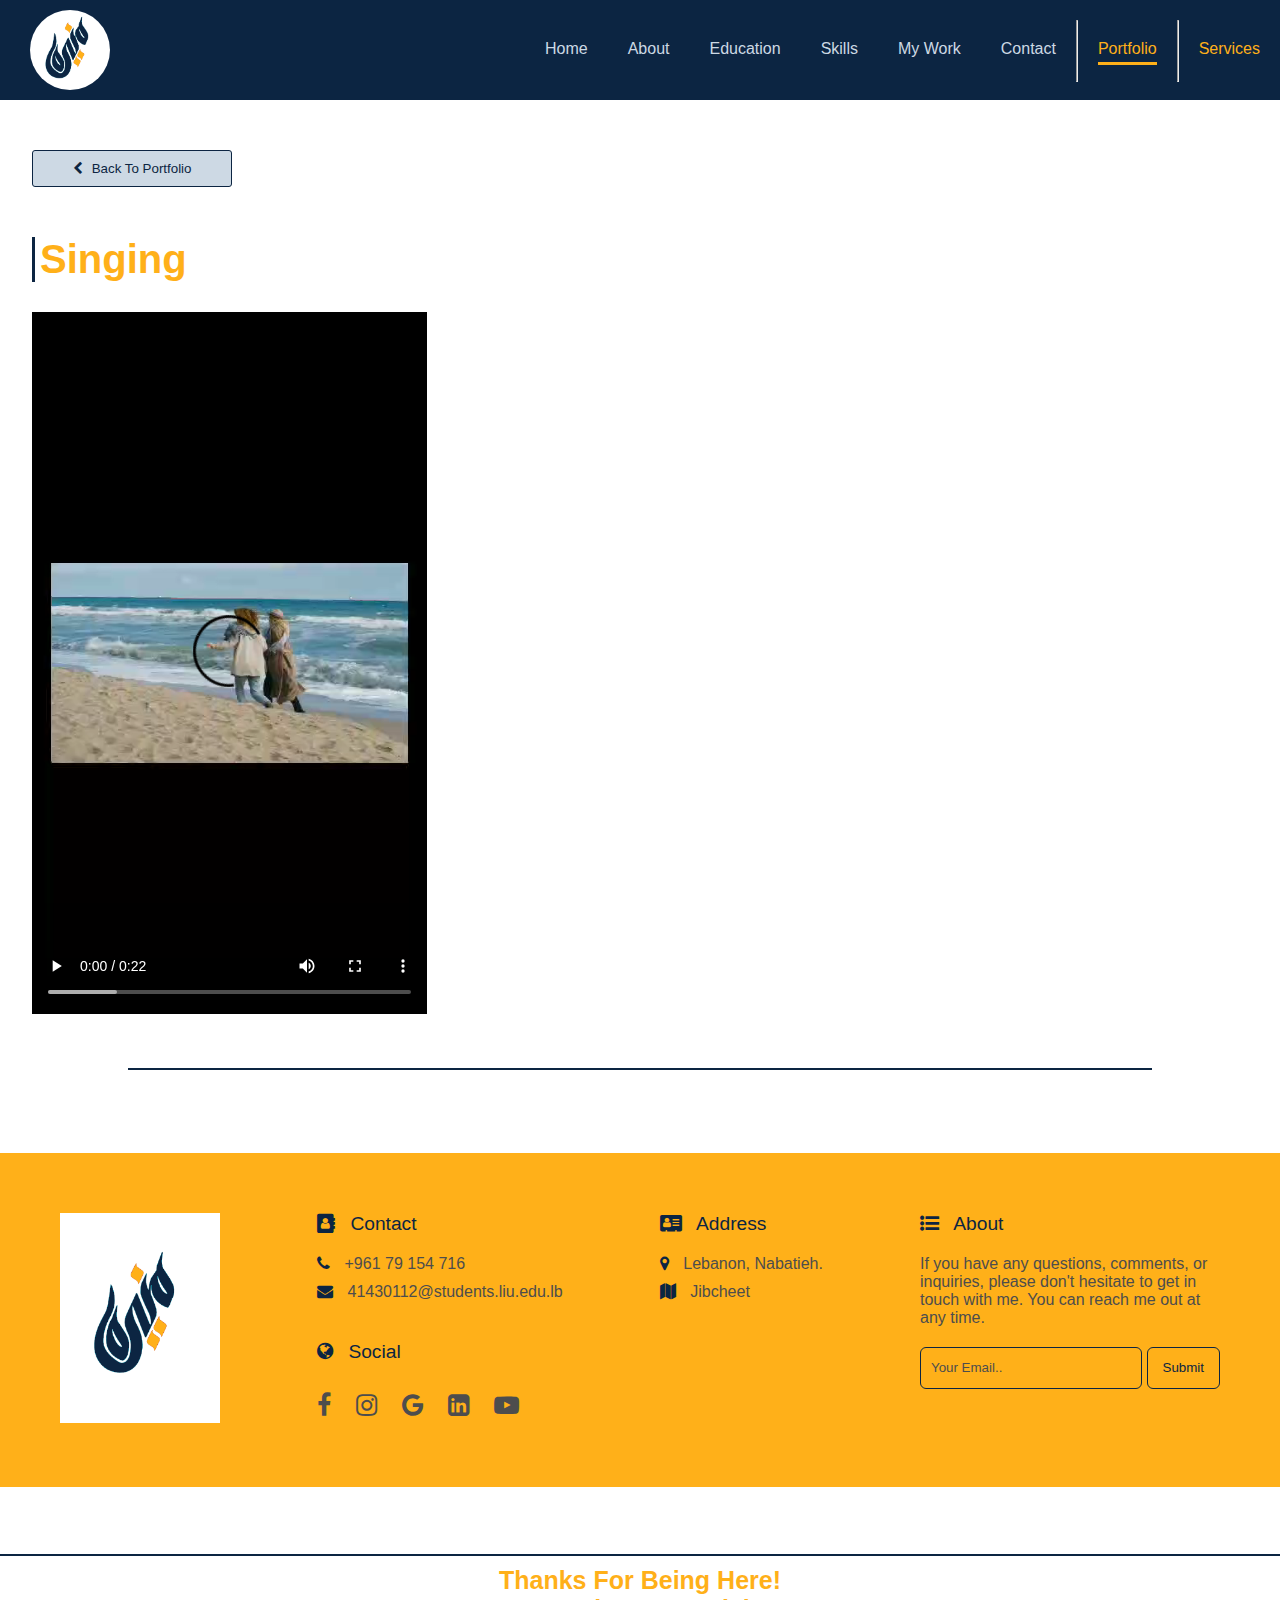
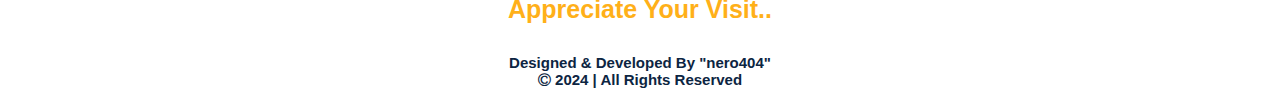
<file: singing.html>
<!DOCTYPE html>
<html lang="en">
<head>
    <meta charset="UTF-8">
    <meta name="viewport" content="width=device-width, initial-scale=1.0">
    <title>Singing ~ Portfolio | Mounira Tarhini's Portfolio</title>
    <link rel="stylesheet" href="singing.css">
    <link rel="stylesheet" href="variables.css">
    <link rel="stylesheet" href="nav_and_footer.css">
    <script src="resp_nav.js"></script>
    <link rel="stylesheet" href="https://cdnjs.cloudflare.com/ajax/libs/font-awesome/4.7.0/css/font-awesome.min.css">
    <link rel="icon" href="pictures/general/moni's logo in cv LIU.PNG">
</head>
<body>
    <div class="intro" id="home">
        <nav>
            <a href="index.html#home"><img id="logo" src="pictures/general/moni's logo in cv LIU.PNG"></a>
            <ul>
                <li><a href="index.html#home">Home</a></li>
                <li><a href="index.html#about">About</a></li>
                <li><a href="index.html#education">Education</a></li>
                <li><a href="index.html#skills">Skills</a></li>
                <li><a href="index.html#my_work">My Work</a></li>
                <li><a href="#footer">Contact</a></li><hr id="nav_hr">
                <li><a id="active_after_hr" href="portfolio.html">Portfolio</a></li><hr id="nav_hr">
                <li><a id="after_hr" href="services.html">Services</a></li>
            </ul>
        </nav>
    </div>

    <!-- Simulate a smartphone / tablet -->
    <div class="mobile-container">

        <!-- Top Navigation Menu -->
        <div class="topnav">
        <a href="index.html#home"><img id="logo_resp" src="pictures/general/moni's logo in cv LIU.PNG"></a>
        <div id="myLinks">
            <a href="index.html#home">Home</a>
            <a href="index.html#about">About</a>
            <a href="index.html#education">Education</a>
            <a href="index.html#skills">Skills</a>
            <a href="index.html#my_work">My Work</a>
            <a href="#footer">Contact</a><hr id="nav_hr">
            <a id="active_after_hr" href="portfolio.html">Portfolio</a><hr id="nav_hr">
            <a id="after_hr" href="services.html">Services</a>
        </div>
        <a href="javascript:void(0);" class="icon" onclick="myFunction()">
            <i class="fa fa-bars"></i>
        </a>
        </div>
        
        <!-- End smartphone / tablet look -->
        </div>

        <div class="back_btn">
            <a href="portfolio.html"><button><i class="fa fa-chevron-left" aria-hidden="true"></i> Back To Portfolio</button></a>
        </div>

        <div class="singing">
            <h3 id="header">Singing</h3>
        </div>

        <div class="videos">
            <div class="video">
                <video width="100%" controls>
                    <source src="videos/VID-20240821-WA0004.mp4" type="video/mp4">
                    Your browser does not support HTML video.
                </video>
            </div>
        </div>

        <div id="between_hdrs"></div>

        <footer class="footer" id="footer">
            <div class="footer-row">
                <div class="footer-col">
                      <a href="#home">
                          <img src="pictures/general/moni's logo in cv LIU.PNG">
                      </a>
                      <!-- <ul class="links">
                          <li><i class="fa fa-angle-right" aria-hidden="true"></i>
                          <a href="#"> Privacy Policy</a>
                          </li>
                          <li><i class="fa fa-angle-right" aria-hidden="true"></i>
                              <a href="#"> Terms & Conditions</a>
                              </li>
                      </ul> -->
                </div>
                <div class="footer-col">
                  <h4><i class="fa fa-address-book" aria-hidden="true"></i> Contact</h4>
                  <ul class="links">
                      <li><i class="fa fa-phone" aria-hidden="true"></i>
                          <a href="tel:+96179154716">+961 79 154 716</a>
                      </li>
                      <li><i class="fa fa-envelope" aria-hidden="true"></i>
                          <a href="mailto:41430112@students.liu.edu.lb">41430112@students.liu.edu.lb</a>
                      </li>
                      <h4 style="padding-top: 30px;"><i class="fa fa-globe" aria-hidden="true"></i> Social</h4>
                      <div class="icons">
                          <a href="https://www.facebook.com/">
                              <i class="fa fa-facebook"></i>
                          </a>
                          <a href="https://www.instagram.com/moni.tarhini/">
                              <i class="fa fa-instagram"></i>
                          </a>
                          <a href="https://www.google.com/">
                              <i class="fa fa-google"></i>
                          </a>
                          <a href="https://www.linkedin.com/">
                            <i class="fa fa-linkedin-square" aria-hidden="true"></i>
                          </a>
                          <a href="https://www.youtube.com/">
                            <i class="fa fa-youtube-play" aria-hidden="true"></i>
                          </a>
                      </div>
                      <!-- <li><a href="#">Compressions</a></li>
                      <li><a href="#">Customers</a></li>
                      <li><a href="#">Service</a></li>
                      <li><a href="#">Collection</a></li> -->
                  </ul>
                </div>
                <div class="footer-col">
                  <h4><i class="fa fa-address-card" aria-hidden="true"></i> Address</h4>
                  <ul class="links">
                      <li><i class="fa fa-map-marker" aria-hidden="true"></i> Lebanon, Nabatieh. </li>
                      <li><i class="fa fa-map" aria-hidden="true"></i> Jibcheet</li>
                      <!-- <li><a href="#">Popular Designs</a></li>
                      <li><a href="#">Art Skills</a></li>
                      <li><a href="#">New Uploads</a></li> class="fa fa-link" imam sader street -->
                  </ul>
                </div>
                <div class="footer-col">
                  <h4><i class="fa fa-list-ul" aria-hidden="true"></i> About</h4>
                  <p>
                    <!-- Subscribe to our newsletter for a weekly dose
                    of news, updates, helpful tips, and
                    exclusive offers. -->
                    If you have any questions, comments, or inquiries, 
                    please don't hesitate to get in touch with me. 
                    You can reach me out at any time. 
                  </p>
                  <form action="mailto:41430112@students.liu.edu.lb">
                    <input type="text" placeholder="Your Email.." title="Write Your Email To Contact Me (Optional)" required>
                    <button type="submit">Submit</button>
                  </form>
                </div>
              </div>
        </footer>

        <h3 id="thanks">Thanks For Being Here! <br>Appreciate Your Visit.. </h3>
        <h3 id="copyright">Designed & Developed By "nero404" <br><i class="fa fa-copyright" aria-hidden="true"></i> 2024 | All Rights Reserved</h3>

</body>
</html>
</file>
<file: business_cards.css>
.top_btn {
    margin: 30px auto;
    position: sticky;
    top: 0;
    left: 0;
    z-index: 4;
}

.top_btn a {
    text-decoration: none;
}

.top_btn a button {
    padding: 10px;
    border: 1px solid var(--yellow);
    border-radius: 10px;
    background-color: var(--grey_blue);
    color: var(--navy);
    cursor: pointer;
}

.top_btn a button:hover {
    border: 1px solid var(--navy);
}

.top_btn a button .fa {
    font-size: 20px;
}

.bzns_cards {
    width: 95%;
    margin: 30px auto;
}

.cats {
    width: 95%;
    margin: 30px auto;
    /* overflow-y: hidden;
    white-space: nowrap; */
}

.cat {
    column-count: 3;
    display: flex;
    column-gap: 10px;
}

.cat .image_random_hover {
    /* display: inline-block; */
    width: 100%;
    overflow: hidden;
}

.cat .image_random_hover img {
    width: 100%;
}

.cat .image_random_hover img:hover {
    transform: scale(1.05);
    transition-duration: 0.7s;
}

/* flip image hover */

.cat .image {
    width: 100%;
    position: relative;
}

.cat .image img {
    width: 100%;
}

/* .back {
    display: none;
}

.cat .image:hover {
    transform: rotate(180deg);
    transition-duration: 0.7s;
    .front {
        display: none;
    }
    .back {
        display: block;
    }
} */

.default-image {
    display: block;
    width: 100%;
    height: auto;
}

.hover-image {
    position: absolute;
    top: 0;
    left: 0;
    width: 100%;
    height: auto;
    opacity: 0;
    transition: opacity 0.3s ease;
}

.cat .image:hover .hover-image {
    opacity: 1;
}

.cat .image:hover .default-image {
    opacity: 0;
}

.cats_2 {
    display: none;
}

.scroll {
    display: none;
}

@media screen and (max-width: 414px) {
    .cats {
        display: none;
    }
    .cats_2 {
        width: 95%;
        margin: 30px auto;
        display: block;
        overflow-x: auto;
        overflow-y: hidden;
        white-space: nowrap;
    }
    .cat_2 .image_2 {
        display: inline-block;
        width: 100%;
    }
    .cat_2 .image_2 img {
        width: 100%;
    }
    .scroll {
        display: block;
        width: 95%;
        margin: 10px auto;
        color: var(--navy);
        font-family: var(--f1);
    }
    .scroll p {
        text-align: center;
        font-size: 20px;
    }
    .scroll .fa {
        padding-left: 5px;
        color: var(--brown);
    }
}
</file>
<file: variables.css>
:root {
    --navy: #0c2542;
    --navy_transparent: rgba(12, 37, 66, 0.8);
    --yellow: #ffb019;
    --yellow_transparent: rgba(255, 174, 25, 0.800);
    --white: #ffffff;
    --black: #000000;

    --c1: #f6f6f6;
    --c2: #dbdbdb;
    --c3: #dddee0;
    --c4: #e3e2e2;
    --c5: #a4a4a4;
    --c6: #666666;
    --c7: #696969;
    --c8: #848484;
    --c9: #424242;
    --c10: #1d1d1b;

    --grey_bg: #f6f6f6;
    --grey_border: #a4a4a4;

    --before_hover: #f1f1f1;
    --after_hover: #bbb;

    --brown: #510000;
    --sky_blue: #4172e4;
    --light_blue: #708de6;
    --dark_blue: #00154e;
    --skin: #fcdda8;
    --dark_skin: #b0774a;
    --grey_blue: #cdd9e4;
    --grey_blue_transparent: rgba(205, 217, 228, 0.800);
    --dark_grey: #4d4d4d;
    --light_grey: #a4a4a4;
    --navy_hvr: #144071;

    --f1: Arial, Helvetica, sans-serif;
    
    --size_hdrs: 55px;
    --size_hdrs_2: 40px;
    --size_hdrs_resp: 40px;
    --size_hdrs_2_resp: 30px;
    --nav: 20px;
    --resp_nav: 15px;

}
    
    * {
        margin: 0;
        padding: 0;
    }
    
    html {
        scroll-behavior: smooth;
        font-family: var(--f1);
    }

    /* set the cursor as image */
    /* body {
        cursor: url("pictures/general/moni\'s\ logo\ in\ cv\ LIU.PNG"), auto;
    } */
    
    .all_top_header {
        width: 80%;
        margin: 50px auto;
        text-align: center;
    }
    
    .all_top_header h1 {
        color: var(--brown);
        border-bottom: 2px solid var(--yellow);
        padding-bottom: 5px;
        font-family: var(--hdrs);
        font-size: var(--size_hdrs);
    }
    
    .all_top_header p {
        margin: 20px 0;
        color: var(--dark_grey);
    }
    
    /* h3 */
    #header {
        color: var(--yellow);
        border-left: 3px solid var(--navy);
        padding-left: 5px;
        font-size: var(--size_hdrs_2);
        margin: 20px 0;
    }
    
    #p_header {
        margin: 20px 0;
        color: var(--dark_grey);
        line-height: 25px;
    }
    
    #p_header .fa {
        padding-right: 5px;
        color: var(--brown);
    }
    
    #shadow_hr {
        background-color: var(--light_grey);
        height: 3px;
        box-shadow: 0 2px 4px rgba(0,0,0,0.5);
    }
    
    #between_hdrs {
        background-color: var(--navy);
        height: 2px;
        width: 80%;
        margin: 50px auto;
    }

    .back_btn {
        width: 95%;
        margin: 50px auto;
    }

    .back_btn a {
        text-decoration: none;
    }

    .back_btn a button {
        padding: 10px 40px;
        background-color: var(--grey_blue);
        border: 1px solid var(--navy);
        border-radius: 3px;
        color: var(--navy);
        cursor: pointer;
    }

    .back_btn a button:hover {
        text-decoration: underline var(--yellow);
    }

    .back_btn a button .fa {
        padding-right: 5px;
    }
    
    @media screen and (max-width: 414px) {
        .all_top_header h1 {
            font-size: var(--size_hdrs_resp);
        }
        #header {
            font-size: var(--size_hdrs_2_resp);
        }
        .back_btn {
            width: 100%;
            text-align: center;
            justify-content: center;
        }
    }
</file>
<file: nav_and_footer.css>
.intro {
    width: 100%;
}

.intro nav {
    width: 100%;
    margin: 0 auto;
    height: 100px;
    background-color: var(--navy);
}

.intro nav #logo {
    padding: 10px 30px;
    width: 80px;
    height: 80px;
    border-radius: 50%;
    text-align: center;
    justify-content: center;
}

.intro nav ul {
    list-style: none;
    display: flex;
    float: right;
}

.intro nav ul li {
    margin: 40px 20px;
    text-align: center;
}

.intro nav ul li a {
    text-decoration: none;
    color: var(--grey_blue);
    font-family: var(--f1);
    padding: 0 0 5px 0;
}

.intro nav ul li #active {
    color: var(--yellow);
    border-bottom: 3px solid var(--yellow);
    cursor: default;
}

.intro #logo_active {
    cursor: default;
}

.intro nav ul li #after_hr {
    color: var(--yellow);
}

.intro nav ul li #after_hr:hover {
    color: var(--grey_blue);
    border-bottom: none;
}

.intro nav ul li #active_after_hr {
    color: var(--yellow);
    border-bottom: 3px solid var(--yellow);
    cursor: default;
}

.intro nav ul li a:hover {
    /* border-bottom: 3px solid var(--c2); */
    color: var(--yellow);
}

#nav_hr {
    height: 60px;
    margin-top: 20px;
    /* width: 1px;
    background-color: var(--grey_blue);
    border: none; */
}

.mobile-container {
    display: none;
}

.footer {
    position: relative;
    top: 0;
    left: 50%;
    bottom: 0;
    transform: translate(-50%, -50%);
    /* max-width: 1280px; */
    width: 100%;
    background-color: var(--yellow);
    /* border-radius: 6px; */
    padding: 0;
    box-sizing: border-box;
    font-family: var(--f1);
    color: var(--dark_grey);
    margin: 250px 0 0 0;
}
.footer .fa {
    color: var(--navy);
    padding: 0 10px 0 0;
}
.footer .footer-row {
    display: flex;
    flex-wrap: wrap;
    justify-content: space-between;
    gap: 3.5rem;
    padding: 60px;
}
.footer-row .footer-col h4 {
    color: var(--navy);
    font-size: 1.2rem;
    font-weight: 400;
}
.footer-col .links {
    margin-top: 20px;
}
.footer-col .links li {
    list-style: none;
    margin-bottom: 10px;
    margin-left: 0px;
}
.footer-col .links li a {
    text-decoration: none;
    color: var(--dark_grey);
}
.footer-col .links li a:hover {
    color: var(--navy);
    text-decoration: underline var(--navy);
}
.footer-col img {
    width: 150px;
    height: 200px;
    background-color: var(--white);
    padding: 5px;
    object-fit: contain;
}
.footer-col p {
    margin: 20px 0;
    /* color: var(--c11); */
    max-width: 300px;
}
.footer-col form {
    display: flex;
    gap: 5px;
}
.footer-col input {
    height: 40px;
    border-radius: 6px;
    background: none;
    width: 100%;
    outline: none;
    border: 1px solid var(--navy);
    caret-color: var(--navy);
    color: var(--navy);
    padding-left: 10px;
}
.footer-col input::placeholder {
    color: var(--dark_grey);
}
.footer-col form button {
    background: transparent;
    outline: none;
    border: none;
    padding: 10px 15px;
    border-radius: 6px;
    cursor: pointer;
    font-weight: 500;
    transition: 0.2s ease;
    color: var(--navy);
    border: 1px solid var(--navy);
}
.footer-col form button:hover {
    background-color: var(--navy);
    color: var(--yellow);
    /* color: var(--c3); */
    /* border: 1px solid var(--c15); */
}
.footer-col .icons {
    display: flex;
    margin-top: 30px;
    gap: 15px;
}
.footer-col .icons i {
    color: var(--dark_grey);
    font-size: 25px;
}
.footer-col .icons i:hover  {
    color: var(--navy);
}

#thanks {
    text-align: center;
    font-size: 25px;
    border-top: 2px solid var(--navy);
    color: var(--yellow);
    padding-top: 10px;
    width: 100%;
    margin: -100px auto 10px;
}

#copyright {
    text-align: center;
    font-size: 15px;
    font-family: var(--f2);
    padding-top: 20px;
    color: var(--navy);
    width: 80%;
    margin: 0 auto 20px;
}

@media screen and (max-width: 414px) {
    .intro nav {
        display: none;
    }
    #active, #active_after_hr {
        color: var(--yellow);
    }
    .mobile-container {
        display: block;
        /* max-width: 480px; */
        margin: 0 auto;
        /* height: 896px; */
        width: 100%;
    }
    .topnav {
        overflow: hidden;
        background-color: var(--navy);
        /* color: var(--c2); */
        position: relative;
    }
    .topnav a #logo_resp {
        padding: 10px;
        width: 130px;
        /* border-radius: 50%; */
        /* background-color: var(--yellow); */
        text-align: center;
        justify-content: center;
    }
    .topnav #myLinks {
        display: none;
    }
    .topnav a {
        color: var(--grey_blue);
        padding: 14px 16px;
        text-decoration: none;
        text-align: center;
        font-size: 18px;
        font-family: var(--f1);
        display: block;
    }
    /* .topnav a:hover {
        color: var(--c2);
    } */
    .topnav .icon {
        background-color: var(--yellow);
        color: var(--navy);
        display: block;
        position: absolute;
        right: 20px;
        top: 40px;
        padding: 12px 12px;
    }
    #nav_hr {
        height: 0px;
        margin-top: 0px;
    }
    .footer {
        margin: 600px 0 0 0;
    }
    .footer-col img {
        background-color: var(--white);
    }
    #thanks {
        font-size: 22px;
        margin: -450px auto 10px;
    }
    #copyright {
        font-size: 13px;
    }
}
</file>
<file: logos.css>
.logos {
    width: 95%;
    margin: 30px auto;
}

.cat {
    width: 95%;
    margin: 0 auto;
    display: block;
    column-count: 4;
}

.cat .image {
    width: 100%;
    height: fit-content;
    margin: 10px auto;
    overflow: hidden;
}

.cat img {
    width: 100%;
    object-fit: cover;
}

.cat img:hover {
    transform: scale(1.03);
    transition-duration: 0.7s;
}



.mySlides img {
    width: 100%; 
    height: 100%;
}

.modal {
    display: none;
    position: fixed;
    z-index: 1;
    padding-top: 100px;
    left: 0;
    top: 0;
    width: 100%;
    height: 100%;
    overflow: hidden;
    background-color: var(--navy_transparent);
}

/* Modal Content */
.modal-content {
    position: relative;
    /* background-color: #fefefe; */
    margin: 0 auto;
    padding: 0;
    max-height: 100%;
    height: 600px;
    width: 600px;
    max-width: 100%;
}

/* The Close Button */
.close {
    color: var(--yellow);
    position: absolute;
    top: 10px;
    right: 25px;
    font-size: 35px;
    font-weight: bold;
}

.close:hover,
.close:focus {
    color: var(--grey_blue);
    text-decoration: none;
    cursor: pointer;
}

.mySlides {
    display: none;
}

.cursor {
    cursor: pointer;
}

/* Next & previous buttons */
.prev,
.next {
    cursor: pointer;
    position: absolute;
    top: 50%;
    width: auto;
    padding: 16px;
    /* margin-top: -50px; */
    color: var(--yellow);
    font-weight: bold;
    font-size: 20px;
    transition: 0.6s ease;
    border-radius: 3px;
    user-select: none;
    -webkit-user-select: none;
}

/* Position the "next button" to the right */
.next {
    position: absolute;
    right: 0;
    margin-right: -50px;
}

.prev {
    position: absolute;
    margin-left: -50px;
}

/* On hover, add a black background color with a little bit see-through */
.prev:hover,
.next:hover {
    background-color: var(--navy_transparent);
}

/* Number text (1/3 etc) */
.numbertext {
    color: var(--yellow);
    font-size: 18px;
    padding: 8px 12px;
    position: absolute;
    top: 0;
    margin-top: -50px;
}

/* img {
    margin-bottom: -4px;
} */

.caption-container {
    text-align: center;
    background-color: var(--yellow);
    padding: 10px 0;
    font-size: 18px;
    color: var(--navy);
    font-weight: 600;
}

.demo {
    opacity: 0.6;
}

.active,
.demo:hover {
    opacity: 1;
}

img.hover-shadow {
    transition: 0.3s;
}

.hover-shadow:hover {
    box-shadow: 0 4px 8px 0 rgba(0, 0, 0, 0.2), 0 6px 20px 0 rgba(0, 0, 0, 0.19);
}

@media screen and (max-width: 414px) {
    .cat {
        width: 95%;
        margin: 0 auto;
        display: block;
        column-count: 1;
    }
    .modal-content {
        position: relative;
        /* background-color: #fefefe; */
        margin: 0 auto;
        padding: 0;
        max-height: 100%;
        height: 600px;
        width: 90%;
        max-width: 100%;
    }
        .prev,
        .next {
            cursor: pointer;
            position: absolute;
            top: 30%;
            width: auto;
            padding: 16px;
            margin-top: 0;
            color: var(--yellow);
            font-weight: bold;
            font-size: 20px;
            transition: 0.6s ease;
            border-radius: 3px;
            user-select: none;
            -webkit-user-select: none;
        }
    
        /* Position the "next button" to the right */
        .next {
            position: absolute;
            right: 0;
            margin-right: 0;
        }
    
        .prev {
            position: absolute;
            left: 0;
            margin-left: 0;
        }
}
</file>
<file: portfolio.css>
.portfolio {
    width: 90%;
    margin: 30px auto;
}

.cats {
    width: 100%;
    height: fit-content;
    display: flex;
    column-count: 4;
    column-gap: 20px;
}

.cat {
    width: 100%;
    border: 1px solid var(--grey_border);
    border-radius: 5px;
    background-color: var(--grey_blue);
    padding: 20px;
}

.cat:hover {
    animation-name: animation_cat;
    animation-duration: 1.5s;
    animation-iteration-count: infinite;
}

@keyframes animation_cat {
    from   {background-color:var(--grey_blue);}
    to  {background-color:var(--yellow);}
}

.cat a {
    text-decoration: none;
}

.cat .image {
    width: 100%;
    height: fit-content;
    overflow: hidden;
}

.cat .image img {
    width: 100%;
    border-radius: 5px;
}

.cat .image img:hover {
    transform: scale(1.02);
    transition-duration: 0.5s;
}

.cat h3 {
    color: var(--navy);
    text-align: center;
    margin: 20px 0;
}

.cat p {
    color: var(--dark_grey);
    font-size: 18px;
    line-height: 27px;
}

@media screen and (max-width: 414px) {
    .portfolio {
        width: 90%;
        margin: 30px auto;
    }
    .cats {
        width: 100%;
        height: fit-content;
        display: block;
        column-count: 1;
        column-gap: unset;
    }
    .cat {
        width: 100%;
        border: 1px solid var(--grey_border);
        border-radius: 5px;
        background-color: var(--grey_blue);
        padding: 0;
        margin: 20px 0;
    }
    .cat .image img {
        width: 100%;
        border-radius: unset;
        border-top-right-radius: 5px;
        border-top-left-radius: 5px;
    }
    .cat p {
        width: 90%;
        margin: 20px auto;
    }
}



.portfolio_2 {
    width: 90%;
    margin: 30px auto;
}

.cats_2 {
    width: 100%;
    height: fit-content;
    display: flex;
    column-count: 4;
    column-gap: 20px;
}

.cat_2 {
    position: relative;
    width: 100%;
    border: 1px solid var(--grey_border);
    border-radius: 5px;
    background-color: var(--grey_blue);
    /* padding: 20px; */
}

.cat_2 a {
    text-decoration: none;
}

.cat_2 .image_2 {
    width: 100%;
    height: 100%;
}

.cat_2 .image_2 img {
    width: 100%;
    border-radius: 5px;
    display: block;
    height: 100%;
    filter: brightness(0.5);
}

/* .cat_2 .image_2 img:hover {
    transform: scale(1.02);
    transition-duration: 0.5s;
} */

.cat_2 h3 {
    display: none;
}

.overlay_from_up {
    position: absolute;
    bottom: 100%;
    left: 0;
    right: 0;
    background-color: var(--yellow_transparent);
    overflow: hidden;
    width: 100%;
    height: 0;
    transition: .5s ease;
}

.cat_2:hover .overlay_from_up {
    bottom: 0;
    height: 100%;
}

.overlay_from_left {
    position: absolute;
    bottom: 0;
    left: 0;
    right: 0;
    background-color: var(--navy_transparent);
    overflow: hidden;
    width: 0;
    height: 100%;
    transition: .5s ease;
}

.cat_2:hover .overlay_from_left {
    width: 100%;
}

.overlay_from_right {
    position: absolute;
    bottom: 0;
    left: 100%;
    right: 0;
    background-color: var(--navy_transparent);
    overflow: hidden;
    width: 0;
    height: 100%;
    transition: .5s ease;
}

.cat_2:hover .overlay_from_right {
    width: 100%;
    left: 0;
}

.overlay_from_down {
    position: absolute;
    bottom: 0;
    left: 0;
    right: 0;
    background-color: var(--grey_blue_transparent);
    overflow: hidden;
    width: 100%;
    height: 0;
    transition: .5s ease;
}

.cat_2:hover .overlay_from_down {
    height: 100%;
}

.overlay_from_down .text, .overlay_from_up .text {
    color: var(--navy);
    font-size: 20px;
    position: absolute;
    top: 50%;
    left: 50%;
    -webkit-transform: translate(-50%, -50%);
    -ms-transform: translate(-50%, -50%);
    transform: translate(-50%, -50%);
    text-align: center;
}

.overlay_from_left .text, .overlay_from_right .text {
    color: var(--yellow);
    font-size: 20px;
    position: absolute;
    top: 50%;
    left: 50%;
    -webkit-transform: translate(-50%, -50%);
    -ms-transform: translate(-50%, -50%);
    transform: translate(-50%, -50%);
    text-align: center;
}

@media screen and (max-width: 414px) {
    .portfolio_2 {
        width: 90%;
        margin: 30px auto;
    }
    .cats_2 {
        width: 100%;
        height: fit-content;
        display: block;
        column-count: 1;
        column-gap: unset;
    }
    .cat_2 {
        width: 100%;
        border: 1px solid var(--grey_border);
        border-radius: 5px;
        background-color: var(--grey_blue);
        padding: 0;
        margin: 20px 0;
    }
    .cat_2 .image_2 img {
        width: 100%;
        border-radius: unset;
        border-top-right-radius: 5px;
        border-top-left-radius: 5px;
    }
    .overlay_from_up, .overlay_from_left, .overlay_from_right, .overlay_from_down {
        display: none;
    }
    .cat_2:hover .overlay_from_up, .cat_2:hover .overlay_from_left, .cat_2:hover .overlay_from_right, .cat_2:hover .overlay_from_down {
        display: none;
    }
    .overlay_from_down .text, .overlay_from_up .text, .overlay_from_left .text, .overlay_from_right .text {
        display: none;
    }
    .cat_2 h3 {
        display: block;
        color: var(--navy);
        text-align: center;
        margin: 20px 0;
    }
}
</file>
<file: services.css>
.services {
    width: 90%;
    margin: 30px auto;
}

.cats {
    width: 100%;
    margin: 20px auto;
}

.cat {
    width: 100%;
    background-color: var(--grey_blue);
    border: 1px solid var(--grey_border);
    border-radius: 5px;
    margin: 20px auto;
    /* padding: 10px; */
}

.cat h3, .cat h4 {
    margin: 20px 0;
    text-align: center;
    color: var(--navy);
}

.cat h3 {
    font-size: 20px;
}

.cat h4 {
    font-size: 16px;
}

.cat .available p {
    width: 60%;
    margin: 20px auto;
    padding: 3px 0;
    color: var(--dark_grey);
}

.cat .available .fa {
    float: right;
    color: var(--dark_grey);
    background-color: var(--yellow);
    padding: 4px;
    border-radius: 50%;
    font-size: 14px;
}

.membership_btn {
    width: 100%;
    margin: 30px auto;
}

.membership_btn a {
    text-decoration: none;
    display: block;
    margin: 0 auto;
    width: fit-content;
}

.membership_btn a button {
    cursor: pointer;
    text-align: center;
    border: 1px solid var(--yellow);
    background-color: var(--yellow);
    color: var(--navy);
    padding: 8px 26px;
    font-size: 18px;
    display: block;
    margin: 0 auto;
    border-radius: 5px;
}

.membership_btn a button:hover {
    background-color: transparent;
}

.teaching {
    width: 100%;
    margin: 20px auto;
    column-gap: 40px;
    column-count: 2;
    display: flex;
}

.teaching .cat {
    width: 50%;
    height: fit-content;
    margin: 20px auto;
}

.teaching .cat .membership_btn .fa {
    padding-left: 5px;
}

.teaching .cat #or {
    text-align: center;
    padding-bottom: 5px;
    border-bottom: 2px dotted var(--yellow);
    width: 60%;
    margin: 0 auto;
}

@media screen and (max-width: 414px) {
    .cats {
        width: 100%;
        margin: 20px auto;
        display: block;
    }
    .cat {
        width: 100%;
        height: fit-content;
        margin: 30px auto;
    }
    .teaching {
        width: 100%;
        display: block;
        column-count: 1;
        column-gap: unset;

    }
    .teaching .cat {
        width: 100%;
    }
    .cat .available p {
        width: 90%;
    }
}
</file>
<file: singing.css>
.singing {
    width: 95%;
    margin: 30px auto;
}

.videos {
    width: 95%;
    margin: 20px auto;
    justify-content: space-around;
    column-count: 3;
}

.video {
    width: 100%;
}

@media screen and (max-width: 414px) {
    .videos {
        width: 90%;
        margin: 20px auto;
        justify-content: space-around;
        column-count: 1;
    }
    .video {
        margin: 10px 0;
    }
}
</file>
